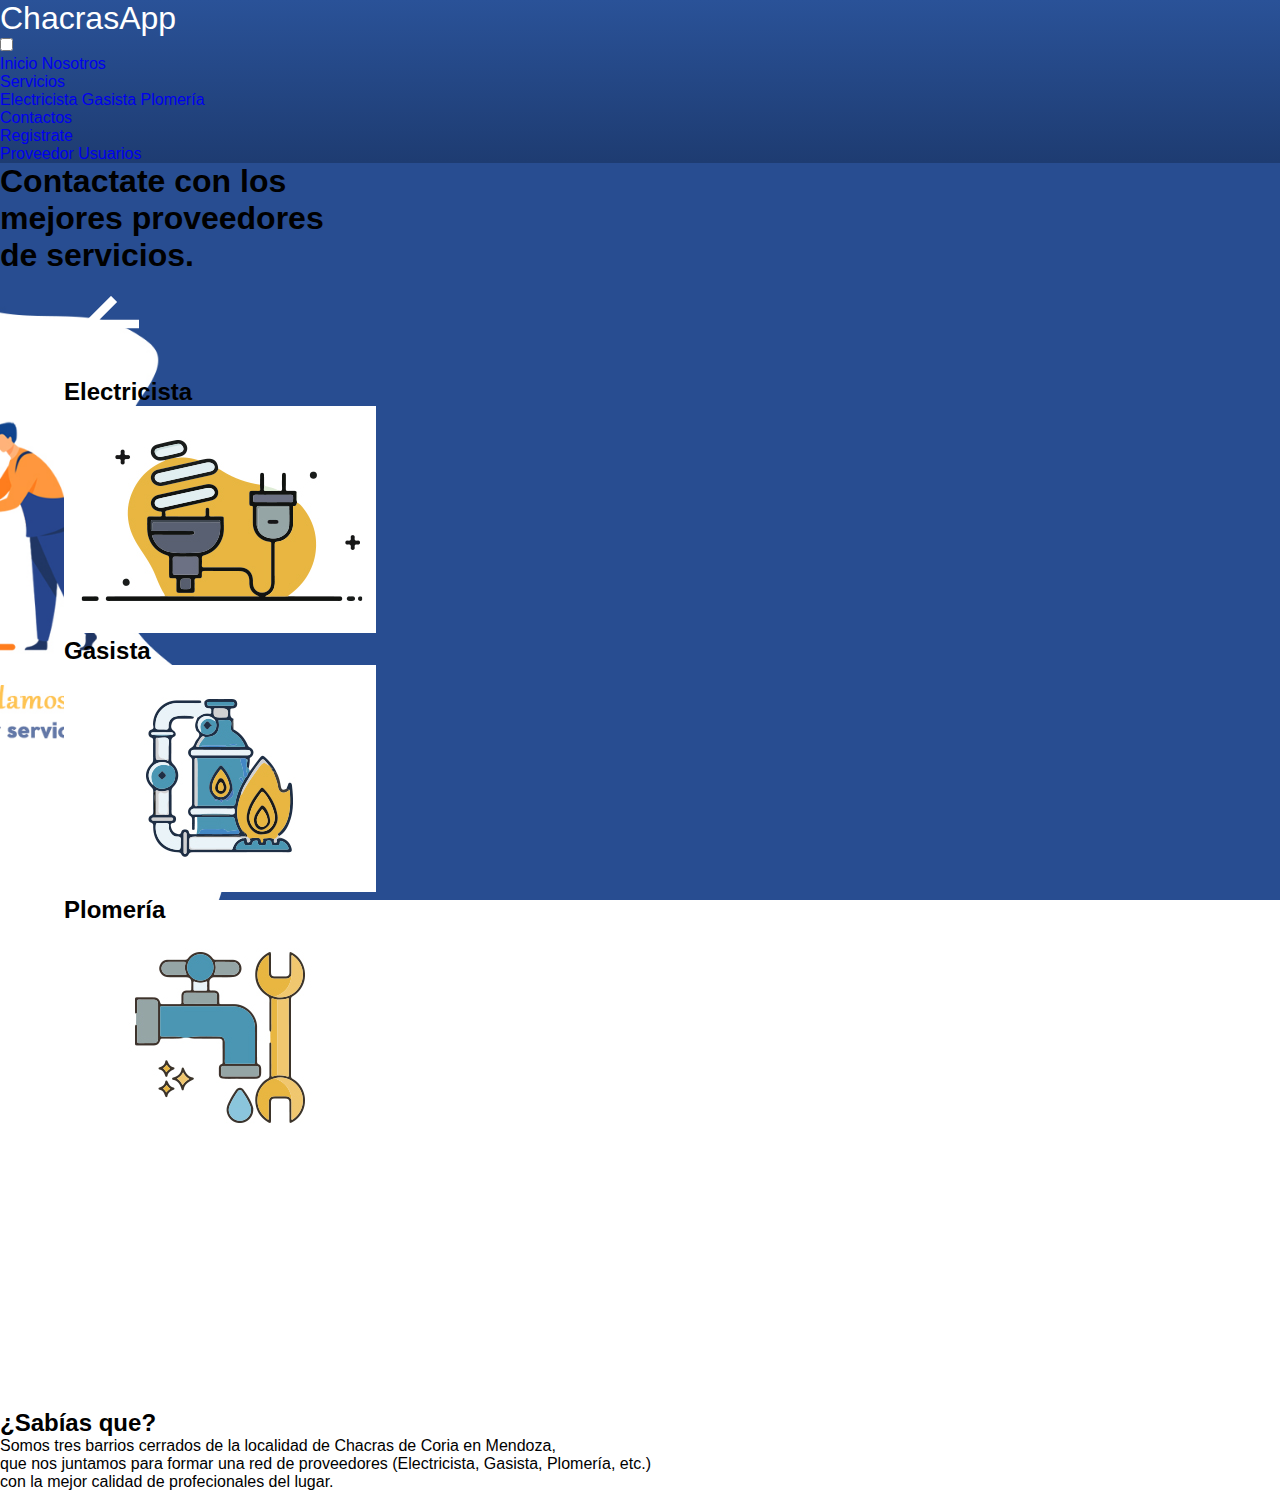
<file: index.html>
<!DOCTYPE html>
<html lang="es">
  <head>
    <meta charset="UTF-8" />
    <meta http-equiv="X-UA-Compatible" content="IE=edge" />
    <meta name="viewport" content="width=device-width, user-scalable=no, initial-scale=1.0, maximum-scale=1.0, minimum-scale=1.0">
    <title>Proveedor de servicios</title>
    <link rel="stylesheet" href=css/estilos.css />
  </head>
  <body>
    <header class="hero">      
        <div class="navbar">  
          <div><h2 class="nav__logo">ChacrasApp</h2></div>                
          <div class="nav-header">
                      
              <!-- responsive navbar toggle button -->
              <input type="checkbox" id="nav-check" />
              <div class="nav-btn">
                <label for="nav-check">
                  <span></span>
                  <span></span>
                  <span></span>
                </label>
              </div>
              <!-- Navbar items -->          
              <div class="nav-links">            
                <a href="#">Inicio</a>
                <a href="#sobremi">Nosotros</a>
                <!-- Dropdown menu -->
                <div class="dropdown">
                  <a class="dropBtn" href="#"
                    >Servicios
                    <i class="fas fa-angle-down"></i>
                  </a>
                  <div class="drop-content">
                    <a href="#">Electricista</a>
                    <a href="#">Gasista</a>
                    <a href="#">Plomería</a>
                  </div>
                </div>
                <a href="#">Contactos</a>
                <div class="dropdown">
                  <a class="dropBtn" href="#"
                    >Registrate
                    <i class="fas fa-angle-down"></i>
                  </a>
                  <div class="drop-content">
                    <a href="RegistroProveedor.html">Proveedor</a>
                    <a href="Registro Usuario.html">Usuarios</a>
                  </div>
                </div>
              </div>
          </div>      
    </header>   
        <section class="hero__main__container">
          <div class="hero__texts">
            <h1 class="hero__title">
              Contactate con los
              <p>mejores proveedores</p>
              de servicios.
            </h1>
          </div>    
          <section class="testimony" id="Acerca">
            <div class="testimony__container container">
              <img
                src="./images/leftarrow.png"
                class="testimony__arrow"
                id="before"
              />
  
              <section class="testimony__body testimony__body--show" data-id="1">
                <div class="testimony__texts">
                  <h2 class="subtitlee">Electricista<br /></h2>
                </div>
  
                <figure class="testimony__picture">
                  <img src="./images/electricista.jpg" class="testimony__img" />
                </figure>
              </section>
  
              <section class="testimony__body" data-id="2">
                <div class="testimony__texts">
                  <h2 class="subtitlee">Gasista<br /></h2>
                </div>
  
                <figure class="testimony__picture">
                  <img src="./images/gasista.jpg" class="testimony__img" />
                </figure>
              </section>
  
              <section class="testimony__body" data-id="3">
                <div class="testimony__texts">
                  <h2 class="subtitlee">Plomería<br /></h2>
                </div>
  
                <figure class="testimony__picture">
                  <img src="./images/plomeria.jpg" class="testimony__img" />
                </figure>
              </section>
  
              <img
                src="./images/rightarrow.png"
                class="testimony__arrow"
                id="next"
              />
            </div>
          </section>
           
        </section>
          
          <!--Forma-->
          <div style="height: 150px; overflow: hidden" class="hero__waves">
            <svg
              viewBox="0 0 500 150"
              preserveAspectRatio="none"
              style="height: 100%; width: 100%"
            >
              <path
                d="M0.00,49.99 C262.08,217.40 378.89,-120.09 500.00,49.99 L500.00,150.00 L0.00,150.00 Z"
                style="stroke: none; fill: #fff"
              ></path>
            </svg>
          </div>  
        </div> 
      </div>  
     
      <!-- SECCION SOBRE MI (la pagina) -->
      <section id="sobremi" class="sobremi">
        <div class="contenido-seccion">
          <h2 a href="nav__links">¿Sabías que?</h2>
          <p>
            <span>Somos tres barrios cerrados</span> de la localidad de Chacras
            de Coria en Mendoza, <br> 
            que nos juntamos para formar una red de proveedores (Electricista,
            Gasista, Plomería, etc.) </br> con la mejor calidad de profecionales del
            lugar.
          </p>
        </div>
      </section>
    

    
    <script src="js/slider.js"></script>
  </body>
</html>
</file>
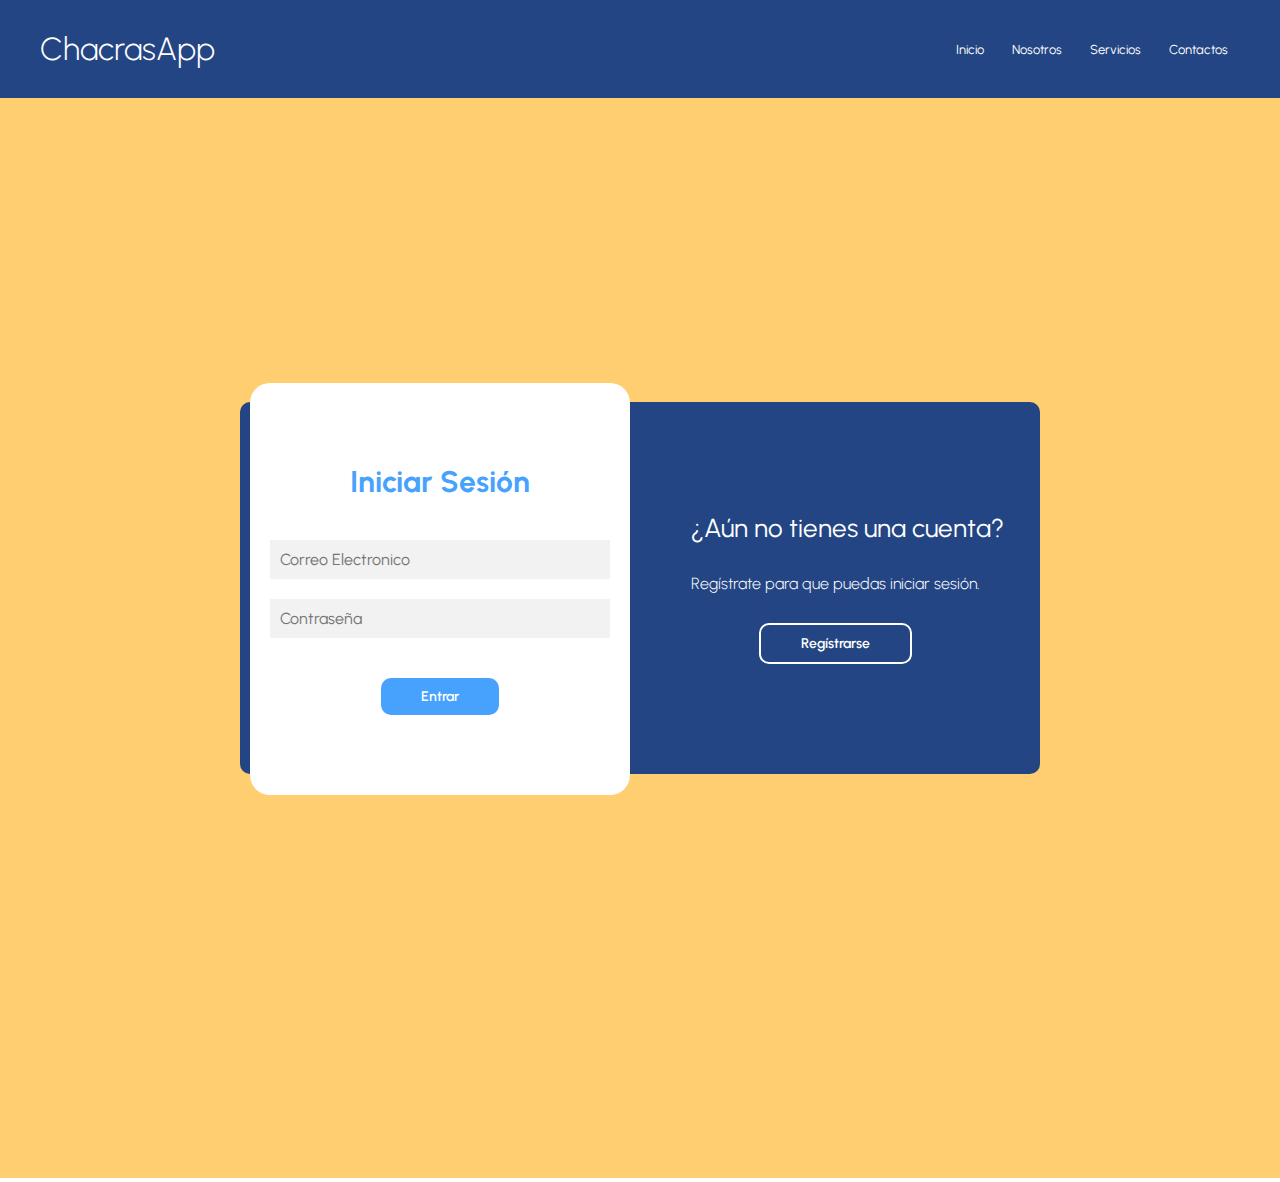
<file: Registro Usuario.html>
<!DOCTYPE html>
<html lang="en">
<head>
    <meta charset="UTF-8">
    <meta name="viewport" content="width=device-width, user-scalable=no, initial-scale=1.0, maximum-scale=1.0, minimum-scale=1.0">
    <title>Login y Register</title>
    
    <link href="https://fonts.googleapis.com/css2?family=Roboto:ital,wght@0,100;0,300;0,400;0,500;0,700;0,900;1,100;1,300;1,400;1,500;1,700;1,900&display=swap" rel="stylesheet">


       
    <link rel="stylesheet" href="css/estilosRegistro.css" /> 
</head>
<body>
   
  <header class="hero">      
    <div class="navbar">  
      <div><h2 class="nav__logo">ChacrasApp</h2></div>                
      <div class="nav-header">
                  
          <!-- responsive navbar toggle button -->
          <input type="checkbox" id="nav-check" />
          <div class="nav-btn">
            <label for="nav-check">
              <span></span>
              <span></span>
              <span></span>
            </label>
          </div>
          <!-- Navbar items -->          
          <div class="nav-links">            
            <a href="index.html">Inicio</a>
            <a href="#">Nosotros</a>
            <!-- Dropdown menu -->
            <div class="dropdown">
              <a class="dropBtn" href="#"
                >Servicios
                <i class="fas fa-angle-down"></i>
              </a>
              <div class="drop-content">
                <a href="#">Electricista</a>
                <a href="#">Gasista</a>
                <a href="#">Plomería</a>
              </div>
            </div>
            <a href="#">Contactos</a>            
          </div>
      </div>      
</header> 
<figure>
    <img src="images/fondoproveedor.jpg" class="img_body" />
  </figure>  
        <main>
            <div class="contenedor__todo">
                <div class="caja__trasera">
                    <div class="caja__trasera-login">
                        <h3>¿Ya tienes una cuenta?</h3>
                        <p>Iniciar sesión para entrar en la página.</p>
                        <button id="btn__iniciar-sesion">Iniciar Sesión</button>
                    </div>
                    <div class="caja__trasera-register">
                        <h3>¿Aún no tienes una cuenta?</h3>
                        <p>Regístrate para que puedas iniciar sesión.</p>
                        <button id="btn__registrarse">Regístrarse</button>
                    </div>
                </div>

                <!--Formulario de Login y registro-->
                <div class="contenedor__login-register">
                    <!--Login-->
                    <form action="" class="formulario__login">
                        <h2>Iniciar Sesión</h2>
                        <input type="text" placeholder="Correo Electronico">
                        <input type="password" placeholder="Contraseña">
                        <button>Entrar</button>
                    </form>

                    <!--Register-->
                    <form action="" class="formulario__register">
                        <h2>Regístrate</h2>
                        <input type="text" placeholder="Nombre y Apellido completo">                        
                        <input type="text" placeholder="Correo Electronico">
                        <input type="text" placeholder="Direccion">                        
                        <input type="password" placeholder="Contraseña"><br> 
                        <br><p>Estoy de acuerdo con los <a href="#">Terminos y Condiciones.</a></p> 
                        <input type="checkbox" id="cbox1" value="first_checkbox">                          
                        <button>Regístrarse</button>
                    </form>
                </div>
            </div>

           
        </main>

        <script src="js/script.js"></script>
</body>
</html>
</file>
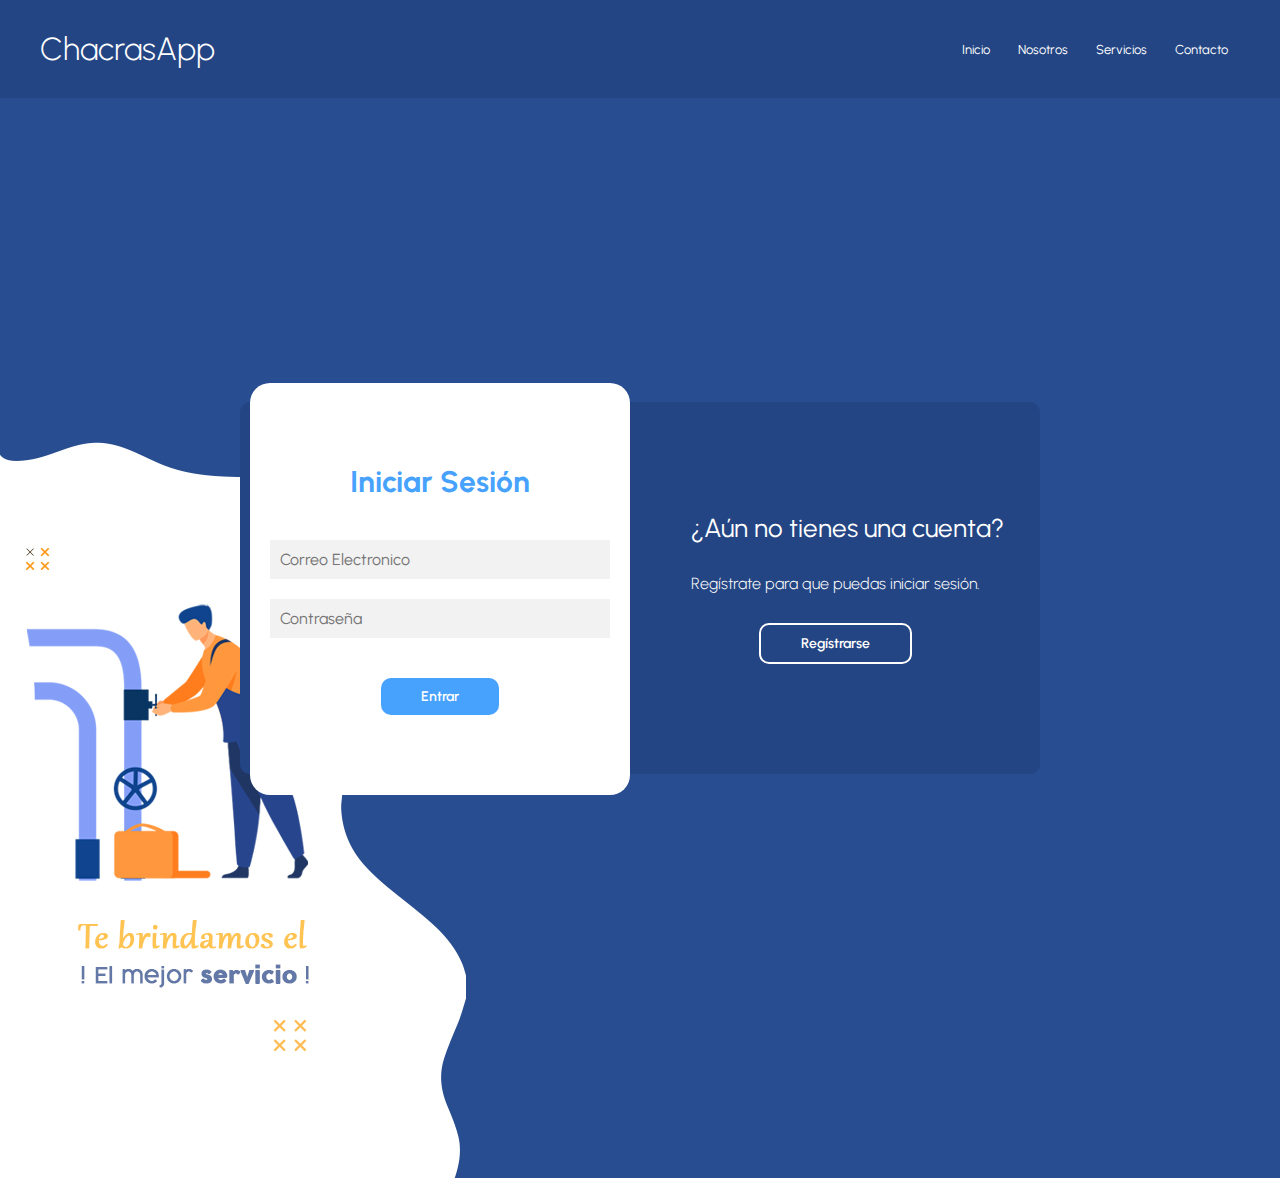
<file: RegistroProveedor.html>
<!DOCTYPE html>
<html lang="en">
<head>
    <meta charset="UTF-8">
    <meta name="viewport" content="width=device-width, user-scalable=no, initial-scale=1.0, maximum-scale=1.0, minimum-scale=1.0">
    <title>Login y Register</title>
    
    <link href="https://fonts.googleapis.com/css2?family=Roboto:ital,wght@0,100;0,300;0,400;0,500;0,700;0,900;1,100;1,300;1,400;1,500;1,700;1,900&display=swap" rel="stylesheet">


      
    <link rel="stylesheet" href="css/estilosRegistro.css" /> 
</head>
<body>
  <header class="hero">      
    <div class="navbar">  
      <div><h2 class="nav__logo">ChacrasApp</h2></div>                
      <div class="nav-header">
                  
          <!-- responsive navbar toggle button -->
          <input type="checkbox" id="nav-check" />
          <div class="nav-btn">
            <label for="nav-check">
              <span></span>
              <span></span>
              <span></span>
            </label>
          </div>
          <!-- Navbar items -->          
          <div class="nav-links">            
            <a href="index.html">Inicio</a>
            <a href="#">Nosotros</a>
            <!-- Dropdown menu -->
            <div class="dropdown">
              <a class="dropBtn" href="#"
                >Servicios
                <i class="fas fa-angle-down"></i>
              </a>
              <div class="drop-content">
                <a href="#">Electricista</a>
                <a href="#">Gasista</a>
                <a href="#">Plomería</a>
              </div>
            </div>
            <a href="#">Contacto</a>            
          </div>
      </div>      
</header> 
<figure>
    <img src="images/fondoPlomeria2.jpg" class="img_body_fondo" />
  </figure>  
        <main>
            <div class="contenedor__todo">
                <div class="caja__trasera">
                    <div class="caja__trasera-login">
                        <h3>¿Ya tienes una cuenta?</h3>
                        <p>Iniciar sesión para entrar en la página.</p>
                        <button id="btn__iniciar-sesion">Iniciar Sesión</button>
                    </div>
                    <div class="caja__trasera-register">
                        <h3>¿Aún no tienes una cuenta?</h3>
                        <p>Regístrate para que puedas iniciar sesión.</p>
                        <button id="btn__registrarse">Regístrarse</button>
                    </div>
                </div>

                <!--Formulario de Login y registro-->
                <div class="contenedor__login-register">
                    <!--Login-->
                    <form action="" class="formulario__login">
                        <h2>Iniciar Sesión</h2>
                        <input type="text" placeholder="Correo Electronico">
                        <input type="password" placeholder="Contraseña">                       
                        <button>Entrar</button>

                    </form>

                    <!--Register-->
                    <form action="" class="formulario__register">
                        <h2>Regístrate</h2>
                        <input type="text" placeholder="Nombre y Apellido completo">                        
                        <input type="text" placeholder="Correo Electronico">                                               
                        <input type="password" placeholder="Contraseña"> 
                        <div class="formulario__login">
                            <input type="text"  for="exampleFormControlSelect1" placeholder="Profesión">                            
                            <select class="formulario__login" id="exampleFormControlSelect1">
                              <option>Electricista</option>
                              <option>Gasista</option>
                              <option>Herrero</option>
                              <option>jardinero</option>
                              <option>Plomero</option>                              
                            </select>
                          </div>
                          <div class="formulario__login">
                            <input type="text"  for="exampleFormControlSelect2" placeholder="Años de Experiencia">                            
                            <select  class="formulario__login" id="exampleFormControlSelect2">
                              <option>3 meses a 1 año </option>
                              <option>2 a 4 años</option>                              
                              <option>5 o más años</option>
                            </select>
                          </div>
                          <div class="formulario__login">
                            <input type="text"  for="exampleFormControlSelect1" placeholder="Epecialización">                            
                            <textarea class="formulario__login" id="exampleFormControlTextarea2" rows="4" placeholder=" Descripcion del trabajo"></textarea>
                        </div>
                        <br><p>Estoy de acuerdo con los <a href="#">Terminos y Condiciones.</a></p> 
                        <input type="checkbox" id="cbox1" value="first_checkbox">                       
                        <button>Regístrarse</button>
                    </form>
                </div>
            </div>

           
        </main>

        <script src="js/script.js"></script>
</body>
</html>
</file>
<file: css/estilosRegistro.css>
@import url("https://fonts.googleapis.com/css2?family=Urbanist:wght@300;400;500;700&display=swap");

* {
  margin: 0;
  padding: 0;
  box-sizing: border-box;
  text-decoration: none;
  font-family: "Urbanist", sans-serif;
}

.img_body {
  background-size: cover;
  background-repeat: no-repeat;
  background-position: center;
  background-attachment: fixed;
}

.img_body_fondo {
  background-size: cover;
  background-repeat: no-repeat;
  background-position: center;
  background-attachment: fixed;
}

.container {
  width: 90%;
  max-width: 1200px;
  margin: 0 auto;
}

.hero {
  background-image: linear-gradient(
    to top,
    #1e3c72 0%,
    #1e3c72 1%,
    #2a5298 100%
  );
  color: #fff;
  display: grid;
  grid-template-rows: max-content 1fr;
  grid-template-areas:
    "nav"
    "content";
}

.nav__logo {
  font-size: 2rem;
  font-weight: 300;
  font-family: "Urbanist", sans-serif;
}

.navbar {
  background-color: #244583;
  grid-area: nav;
  display: grid;
  justify-content: space-between;
  grid-auto-flow: column;
  gap: 1em;
  align-items: center;
  padding: 30px 40px;
}

.navbar .nav-header {
  margin: auto;
  display: inline;
}
.navbar .nav-header .nav-logo {
  display: inline-block;
  margin-top: -7px;
}
.navbar .nav-links {
  display: inline;
  float: right;
  font-size: 15px;
}

/*Tipografia menu*/
.navbar .nav-links a {
  font-family: "Urbanist", sans-serif;
  padding: 20px 12px;
  text-decoration: none;
  color: white;
  border-radius: 6px;
  font-size: 13px;
}
/* Hover effects */
.navbar .nav-links a:hover {
  background-color: #2a5298;
  border-radius: 6px;
}

/* responsive navbar toggle button */
.navbar #nav-check,
.navbar .nav-btn {
  display: none;
}

@media (max-width: 700px) {
  .navbar .nav-btn {
    display: inline-block;
    position: absolute;
    top: 0px;
    right: 0px;
  }
  /*Icono Hamburguesa*/
  .navbar .nav-btn label {
    display: inline-block;

    width: 80px;
    height: 70px;
    padding: 25px;
  }

  /*Color lineas hamburguesa*/
  .navbar .nav-btn label span {
    display: block;
    height: 10px;
    width: 25px;
    border-top: 3px solid #ffffff;
  }
  .navbar .nav-btn label:hover,
  .navbar #nav-check:checked ~ .nav-btn label {
    transition: all 0.5s ease;
  }
  /* Color fondo Menu Hamburguesa*/
  .navbar .nav-links {
    position: absolute;
    display: block;
    text-align: center;
    justify-content: center;
    width: 100%;
    background-image: linear-gradient(
      to top,
      #1e3c72 0%,
      #1e3c72 1%,
      #2a5298 100%
    );
    transition: all 0.3s ease-in;
    overflow-y: hidden;
    top: 70px;
    right: 0px;
    border-radius: 6px;
  }
  .navbar .nav-links a {
    display: block;
  }

  /* when nav toggle button not checked */
  .navbar #nav-check:not(:checked) ~ .nav-links {
    height: 0px;
  }

  /* when nav toggle button is checked */
  .navbar #nav-check:checked ~ .nav-links {
    height: calc(100vh - 70px);
    overflow-y: auto;
  }

  .navbar .nav-links .loginBtn {
    padding: 10px 40px;
    margin: 20px;
    font-size: 14px;
    font-family: "Urbanist", sans-serif;
    color: rgb(255, 255, 255);
  }
  /* Responsive dropdown code */
  .navbar .nav-links .dropdown,
  .navbar .nav-links .dropdown2 {
    float: none;
    width: 100%;
  }
  .navbar .nav-links .drop-content,
  .navbar .nav-links .drop-content2 {
    position: relative;
    background-color: #22437e;
    top: 0px;
    left: 0px;
  }
  /* Text color sub menu Hamburguesa */
  .navbar .nav-links .drop-content a {
    color: rgb(255, 255, 255);
  }
}

/* Dropdown menu CSS code */
.dropdown {
  position: relative;
  display: inline-block;
}
.drop-content,
.drop-content2 {
  display: none;
  position: absolute;
  background-color: #2a5298;
  border-radius: 6px;
  min-width: 120px;
  font-size: 16px;
  font-family: "Urbanist", sans-serif;
  top: 34px;
}
/* on hover show dropdown */
.dropdown:hover .drop-content,
.dropdown2:hover .drop-content2 {
  display: block;
}
/* Color lineas links */
.drop-content a {
  padding: 12px 10px;
  border-bottom: 1px solid #2a5298;
  display: block;
  transition: all 0.5s ease !important;
}
.dropBtn .drop-content a:hover {
  background-color: rgba(29, 114, 211, 0.402);
}
.dropdown:hover .dropBtn,
.dropdown2:hover .dropBtn2 {
  background-color: rgba(29, 114, 211, 0.402);
}
.dropdown2 .drop-content2 {
  position: absolute;
  left: 120px;
  top: 126px;
}
.dropBtn2 i {
  margin-left: 15px;
}

main {
  height: 90px;
  width: 100%;
  margin: auto;
  margin-top: 170px;
}

.contenedor__todo {
  width: 100%;
  max-width: 800px;
  margin: auto;
  margin-top: -950px;
  position: relative;
  text-align: center;
  justify-content: center;
}

.caja__trasera {
  width: 100%;
  padding: 10px 20px;
  display: flex;
  justify-content: center;
  -webkit-backdrop-filter: blur(10px);
  backdrop-filter: blur(10px);
  background-color: #244583;
  border-radius: 10px;
  justify-content: space-between;
}

.caja__trasera div {
  margin: 100px 0 100px 50px;
  color: white;
  transition: all 500ms;
  text-align: center;
  justify-content: center;
}

.caja__trasera div p,
.caja__trasera button {
  margin-top: 30px;
  text-align: center;
  justify-content: center;
  margin-right: 40px;
}

.caja__trasera div h3 {
  text-align: justify;
  font-weight: 400;
  font-size: 26px;
}

.caja__trasera div p {
  font-size: 16px;
  font-weight: 300;
}

.caja__trasera button {
  padding: 10px 40px;
  border: 2px solid #fff;
  border-radius: 10px;
  font-size: 14px;
  background: transparent;
  font-weight: 600;
  cursor: pointer;
  color: white;
  outline: none;
  transition: all 300ms;
}

.caja__trasera button:hover {
  background: #fff;
  color: #46a2fd;
}

/*Formularios*/

.contenedor__login-register {
  display: flex;
  align-items: center;
  width: 100%;
  max-width: 380px;
  position: relative;
  top: -185px;
  left: 10px;
  text-align: center;

  /*La transicion va despues del codigo JS*/
  transition: left 500ms cubic-bezier(0.175, 0.885, 0.32, 1.275);
}

.contenedor__login-register form {
  width: 100%;
  padding: 80px 20px;
  background: white;
  position: absolute;
  border-radius: 20px;
}

.contenedor__login-register form h2 {
  font-size: 30px;
  text-align: center;
  margin-bottom: 20px;
  color: #46a2fd;
}

.contenedor__login-register form input {
  width: 100%;
  margin-top: 20px;
  padding: 10px;
  border: none;
  background: #f2f2f2;
  font-size: 16px;
  outline: none;
}

.contenedor__login-register form button {
  padding: 10px 40px;
  margin-top: 40px;
  border-radius: 10px;
  border: none;
  font-size: 14px;
  background: #46a2fd;
  font-weight: 600;
  cursor: pointer;
  color: white;
  outline: none;
  justify-content: center;
}

.formulario__login {
  opacity: 1;
  display: block;
  width: 100%;
  border-radius: 3px;
  font-size: 1rgb (255, 255, 255);
  outline: none;
  padding: 10px 0;
}
.formulario__register {
  display: none;
}

@media screen and (max-width: 850px) {
  main {
    margin-top: 50px;
  }

  .caja__trasera {
    max-width: 350px;
    height: 300px;
    flex-direction: column;
    margin: auto;
  }

  .caja__trasera div {
    margin: 0px;
    position: absolute;
  }

  /*Formularios*/

  .contenedor__login-register {
    top: -10px;
    left: -5px;
    margin: auto;
  }

  .contenedor__login-register form {
    position: relative;
  }
}
</file>
